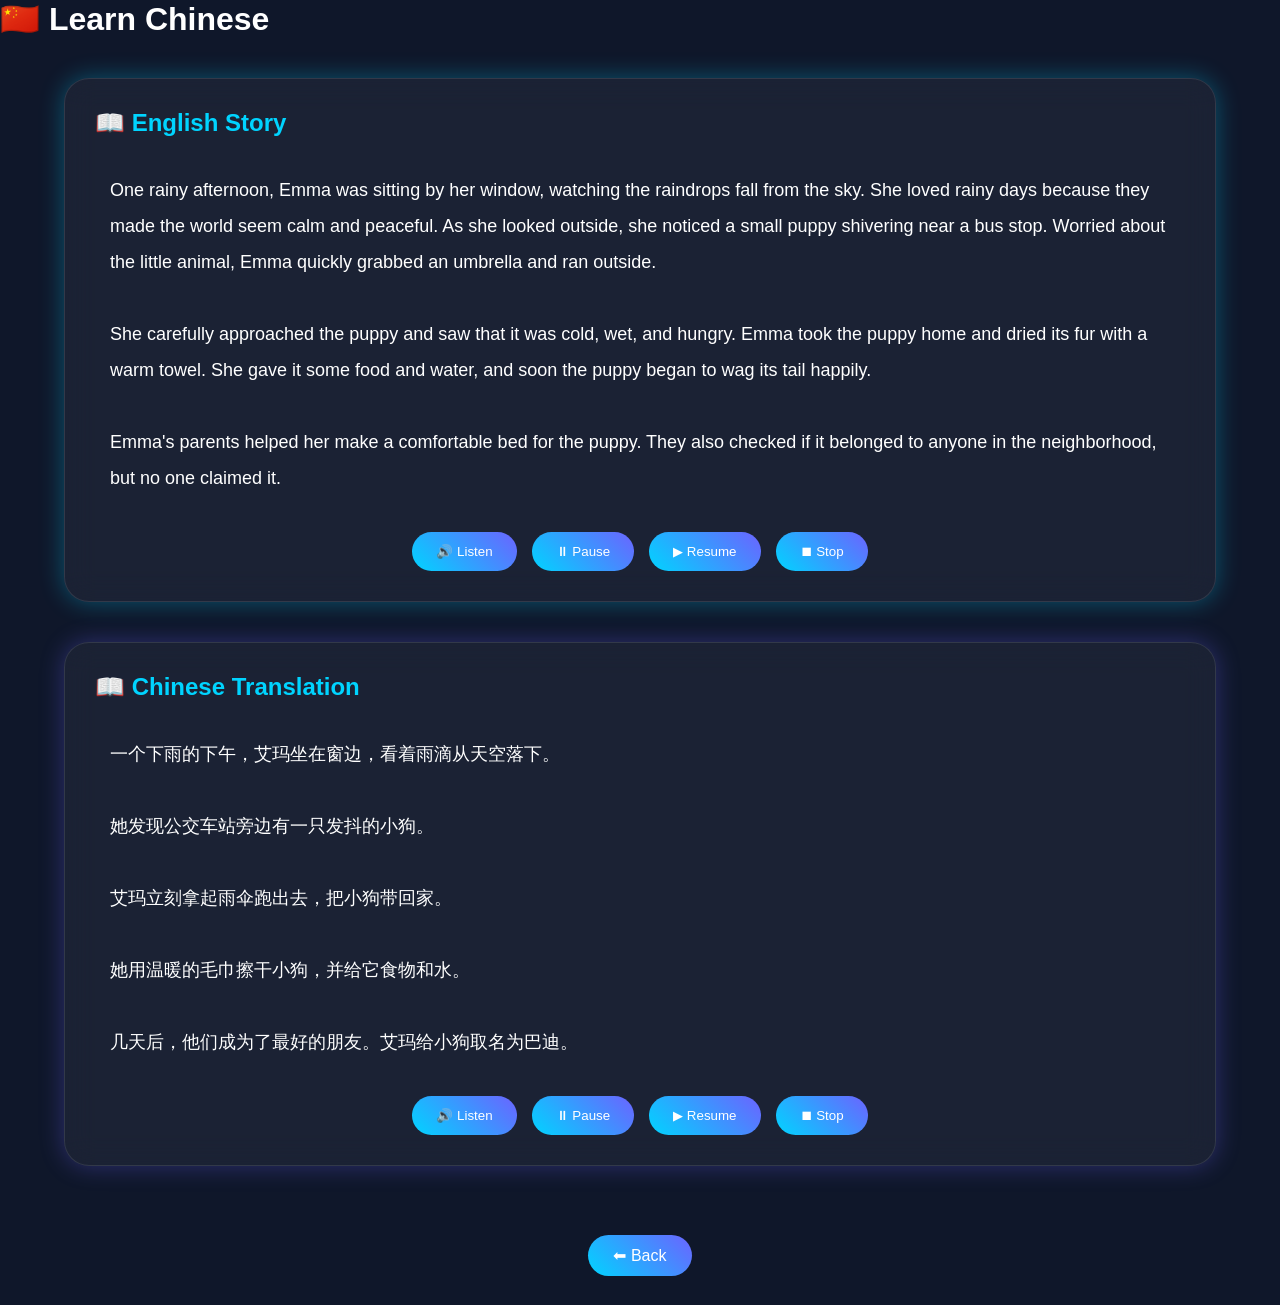
<file: chinese.html>
<!DOCTYPE html>
<html>
<head>
    <title>Learn Chinese</title>
    <link rel="stylesheet" href="style.css">
</head>

<body>

<h1>🇨🇳 Learn Chinese</h1>

<div class="story-container">

    <!-- English Story -->

    <div class="story-box english-box">

        <h2>📖 English Story</h2>

        <div class="story-text">
            <p id="englishStory"></p>
        </div>

        <div class="audio-controls">

            <button onclick="playEnglish()">
                🔊 Listen
            </button>

            <button onclick="speechSynthesis.pause()">
                ⏸ Pause
            </button>

            <button onclick="speechSynthesis.resume()">
                ▶ Resume
            </button>

            <button onclick="speechSynthesis.cancel()">
                ⏹ Stop
            </button>

        </div>

    </div>

    <!-- Chinese Story -->

    <div class="story-box translated-box">

        <h2>📖 Chinese Translation</h2>

        <div class="story-text">
            <p id="storyText"></p>
        </div>

        <div class="audio-controls">

            <button onclick="playChinese()">
                🔊 Listen
            </button>

            <button onclick="speechSynthesis.pause()">
                ⏸ Pause
            </button>

            <button onclick="speechSynthesis.resume()">
                ▶ Resume
            </button>

            <button onclick="speechSynthesis.cancel()">
                ⏹ Stop
            </button>

        </div>

    </div>

</div>

<div class="back-btn">
    <a href="index.html">⬅ Back</a>
</div>

<script src="stories.js"></script>

<script>

document.getElementById("englishStory").innerText =
stories.english.text;

document.getElementById("storyText").innerText =
stories.chinese.text;

let speech;

function playEnglish(){

    speechSynthesis.cancel();

    speech =
    new SpeechSynthesisUtterance(
        stories.english.text
    );

    speech.lang = "en-US";

    speechSynthesis.speak(speech);
}

function playChinese(){

    speechSynthesis.cancel();

    speech =
    new SpeechSynthesisUtterance(
        stories.chinese.text
    );

    speech.lang = "zh-CN";

    speech.rate = 0.9;

    speechSynthesis.speak(speech);
}

function pauseStory(){
    speechSynthesis.pause();
}

function resumeStory(){
    speechSynthesis.resume();
}

function stopStory(){
    speechSynthesis.cancel();
}

</script>

</body>
</html>
</file>
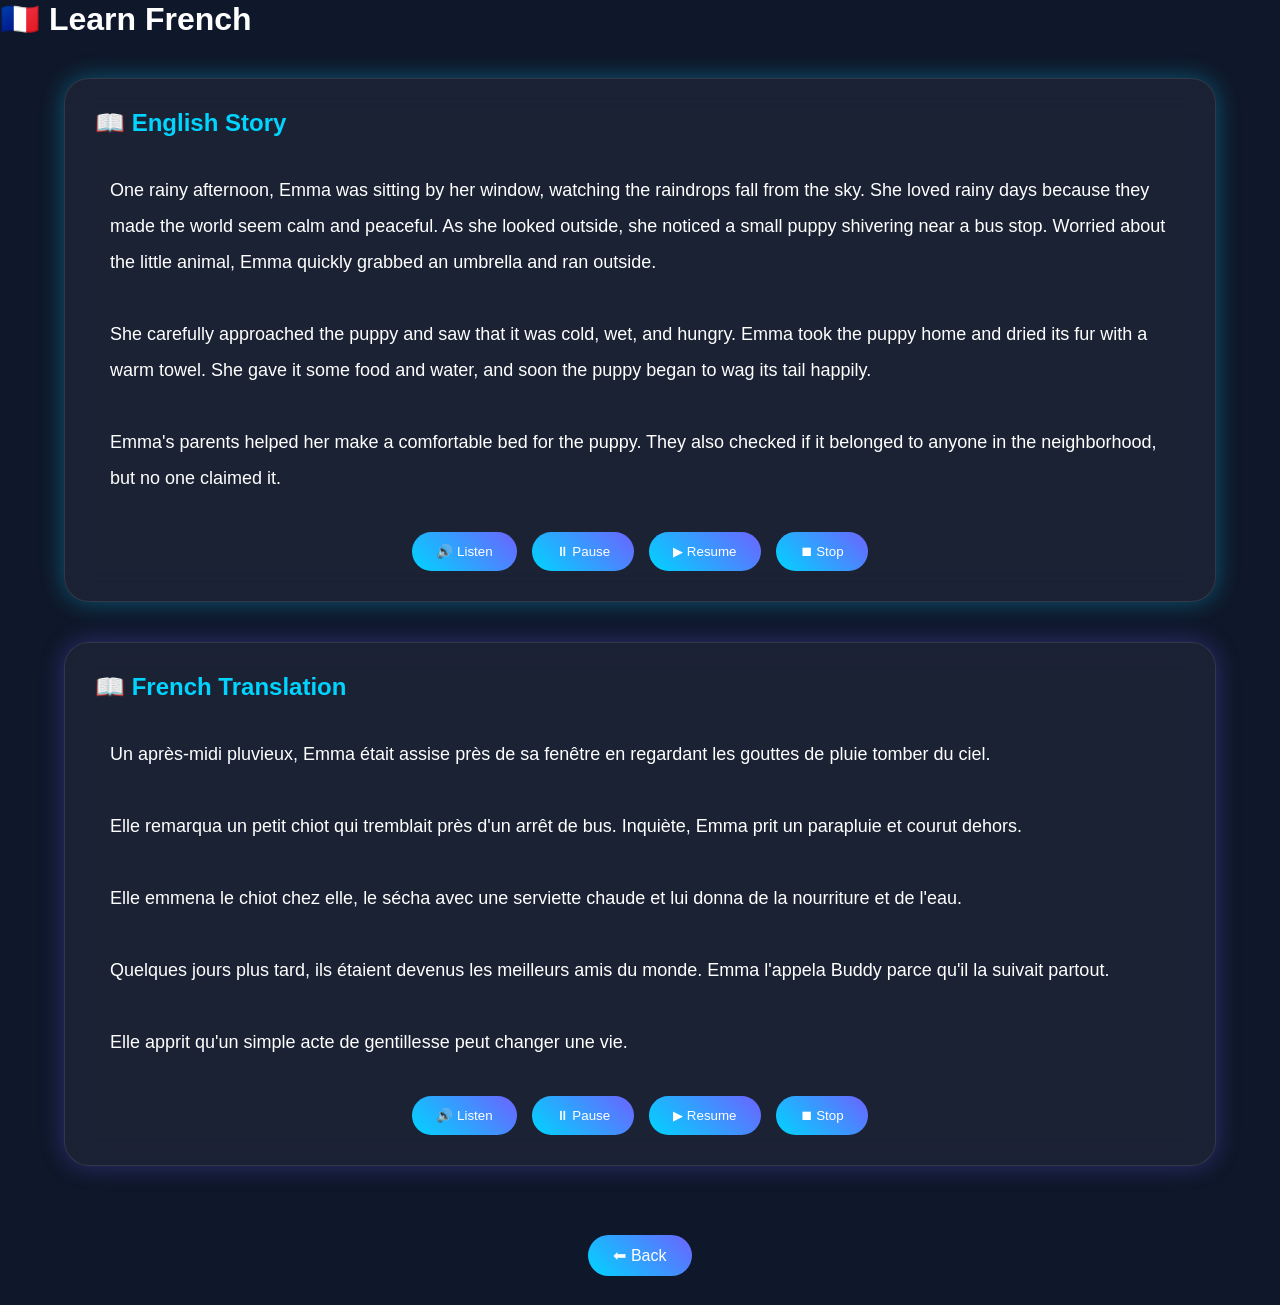
<file: french.html>
<!DOCTYPE html>
<html>
<head>
    <title>Learn French</title>
    <link rel="stylesheet" href="style.css">
</head>

<body>

<h1>🇫🇷 Learn French</h1>

<div class="story-container">

    <!-- English Story -->

    <div class="story-box english-box">

        <h2>📖 English Story</h2>

        <div class="story-text">
            <p id="englishStory"></p>
        </div>

        <div class="audio-controls">

            <button onclick="playEnglish()">
                🔊 Listen
            </button>

            <button onclick="speechSynthesis.pause()">
                ⏸ Pause
            </button>

            <button onclick="speechSynthesis.resume()">
                ▶ Resume
            </button>

            <button onclick="speechSynthesis.cancel()">
                ⏹ Stop
            </button>

        </div>

    </div>

    <!-- French Story -->

    <div class="story-box translated-box">

        <h2>📖 French Translation</h2>

        <div class="story-text">
            <p id="storyText"></p>
        </div>

        <div class="audio-controls">

            <button onclick="playFrench()">
                🔊 Listen
            </button>

            <button onclick="speechSynthesis.pause()">
                ⏸ Pause
            </button>

            <button onclick="speechSynthesis.resume()">
                ▶ Resume
            </button>

            <button onclick="speechSynthesis.cancel()">
                ⏹ Stop
            </button>

        </div>

    </div>

</div>

<div class="back-btn">
    <a href="index.html">⬅ Back</a>
</div>

<script src="stories.js"></script>

<script>

document.getElementById("englishStory").innerText =
stories.english.text;

document.getElementById("storyText").innerText =
stories.french.text;

let speech;

function playEnglish(){

    speechSynthesis.cancel();

    speech =
    new SpeechSynthesisUtterance(
        stories.english.text
    );

    speech.lang = "en-US";

    speechSynthesis.speak(speech);
}

function playFrench(){

    speechSynthesis.cancel();

    speech =
    new SpeechSynthesisUtterance(
        stories.french.text
    );

    speech.lang = "fr-FR";

    speechSynthesis.speak(speech);
}

function pauseStory(){
    speechSynthesis.pause();
}

function resumeStory(){
    speechSynthesis.resume();
}

function stopStory(){
    speechSynthesis.cancel();
}

</script>

</body>
</html>
</file>
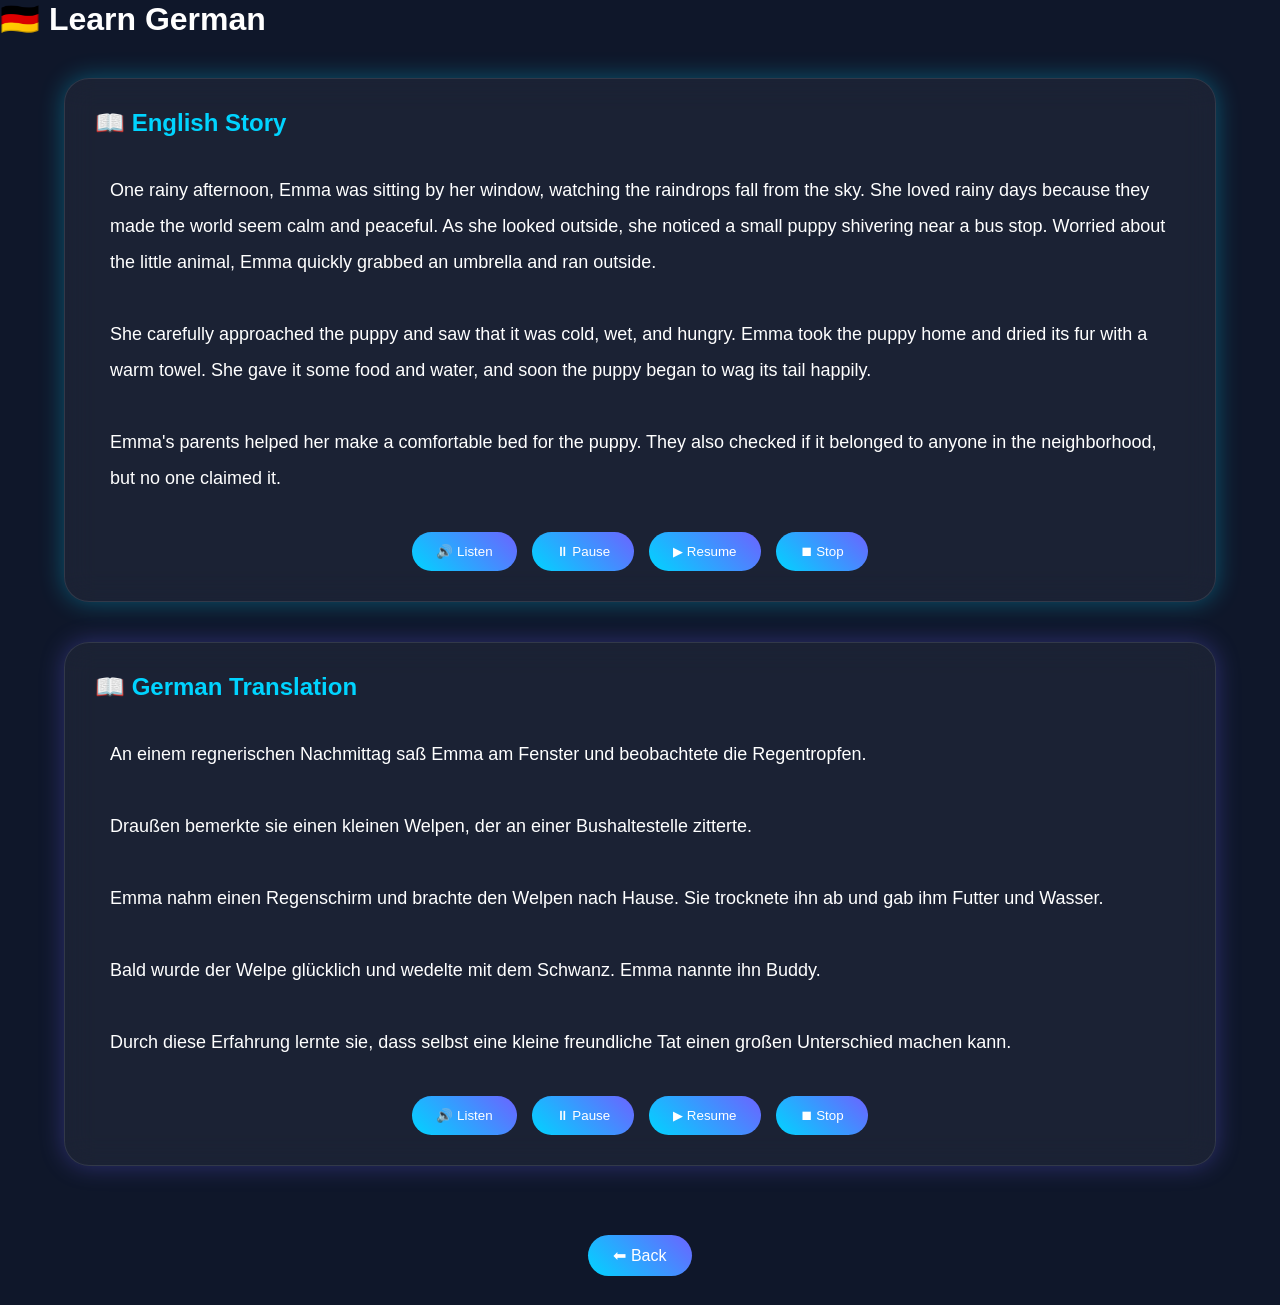
<file: german.html>
<!DOCTYPE html>
<html>
<head>
    <title>Learn German</title>
    <link rel="stylesheet" href="style.css">
</head>

<body>

<h1>🇩🇪 Learn German</h1>

<div class="story-container">

    <!-- English Story -->

    <div class="story-box english-box">

        <h2>📖 English Story</h2>

        <div class="story-text">
            <p id="englishStory"></p>
        </div>

        <div class="audio-controls">

            <button onclick="playEnglish()">
                🔊 Listen
            </button>

            <button onclick="speechSynthesis.pause()">
                ⏸ Pause
            </button>

            <button onclick="speechSynthesis.resume()">
                ▶ Resume
            </button>

            <button onclick="speechSynthesis.cancel()">
                ⏹ Stop
            </button>

        </div>

    </div>

    <!-- German Story -->

    <div class="story-box translated-box">

        <h2>📖 German Translation</h2>

        <div class="story-text">
            <p id="storyText"></p>
        </div>

        <div class="audio-controls">

            <button onclick="playGerman()">
                🔊 Listen
            </button>

            <button onclick="speechSynthesis.pause()">
                ⏸ Pause
            </button>

            <button onclick="speechSynthesis.resume()">
                ▶ Resume
            </button>

            <button onclick="speechSynthesis.cancel()">
                ⏹ Stop
            </button>

        </div>

    </div>

</div>

<div class="back-btn">
    <a href="index.html">⬅ Back</a>
</div>

<script src="stories.js"></script>

<script>

document.getElementById("englishStory").innerText =
stories.english.text;

document.getElementById("storyText").innerText =
stories.german.text;

let speech;

function playEnglish(){

    speechSynthesis.cancel();

    speech =
    new SpeechSynthesisUtterance(
        stories.english.text
    );

    speech.lang = "en-US";

    speechSynthesis.speak(speech);
}

function playGerman(){

    speechSynthesis.cancel();

    speech =
    new SpeechSynthesisUtterance(
        stories.german.text
    );

    speech.lang = "de-DE";

    speech.rate = 0.9;

    speechSynthesis.speak(speech);
}

function pauseStory(){
    speechSynthesis.pause();
}

function resumeStory(){
    speechSynthesis.resume();
}

function stopStory(){
    speechSynthesis.cancel();
}

</script>

</body>
</html>
</file>
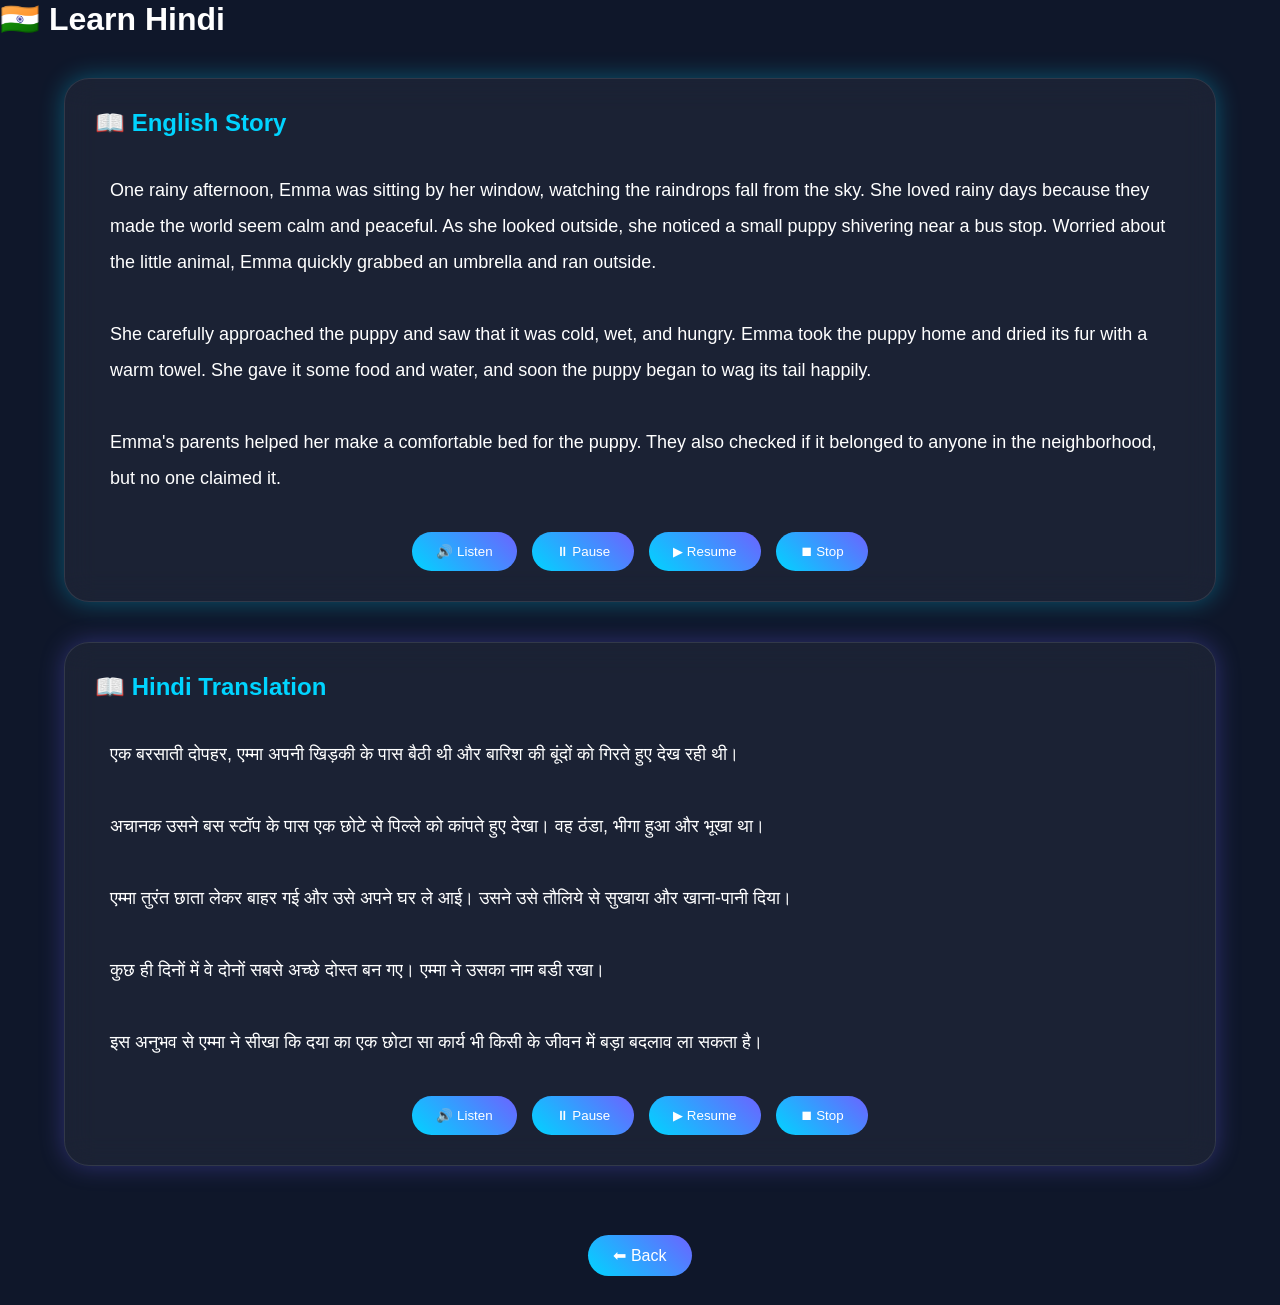
<file: hindi.html>
<!DOCTYPE html>
<html>
<head>
    <title>Learn Hindi</title>
    <link rel="stylesheet" href="style.css">
</head>

<body>

<h1>🇮🇳 Learn Hindi</h1>

<div class="story-container">

    <!-- English Story -->

    <div class="story-box english-box">

        <h2>📖 English Story</h2>

        <div class="story-text">
            <p id="englishStory"></p>
        </div>

        <div class="audio-controls">

            <button onclick="playEnglish()">
                🔊 Listen
            </button>

            <button onclick="speechSynthesis.pause()">
                ⏸ Pause
            </button>

            <button onclick="speechSynthesis.resume()">
                ▶ Resume
            </button>

            <button onclick="speechSynthesis.cancel()">
                ⏹ Stop
            </button>

        </div>

    </div>

    <!-- Hindi Story -->

    <div class="story-box translated-box">

        <h2>📖 Hindi Translation</h2>

        <div class="story-text">
            <p id="storyText"></p>
        </div>

        <div class="audio-controls">

            <button onclick="playHindi()">
                🔊 Listen
            </button>

            <button onclick="speechSynthesis.pause()">
                ⏸ Pause
            </button>

            <button onclick="speechSynthesis.resume()">
                ▶ Resume
            </button>

            <button onclick="speechSynthesis.cancel()">
                ⏹ Stop
            </button>

        </div>

    </div>

</div>

<div class="back-btn">
    <a href="index.html">⬅ Back</a>
</div>

<script src="stories.js"></script>

<script>

document.getElementById("englishStory").innerText =
stories.english.text;

document.getElementById("storyText").innerText =
stories.hindi.text;

let speech;

function playEnglish(){

    speechSynthesis.cancel();

    speech =
    new SpeechSynthesisUtterance(
        stories.english.text
    );

    speech.lang = "en-US";

    speechSynthesis.speak(speech);
}

function playHindi(){

    speechSynthesis.cancel();

    speech =
    new SpeechSynthesisUtterance(
        stories.hindi.text
    );

    speech.lang = "hi-IN";

    speech.rate = 0.9;

    speechSynthesis.speak(speech);
}

function pauseStory(){
    speechSynthesis.pause();
}

function resumeStory(){
    speechSynthesis.resume();
}

function stopStory(){
    speechSynthesis.cancel();
}

</script>

</body>
</html>
</file>
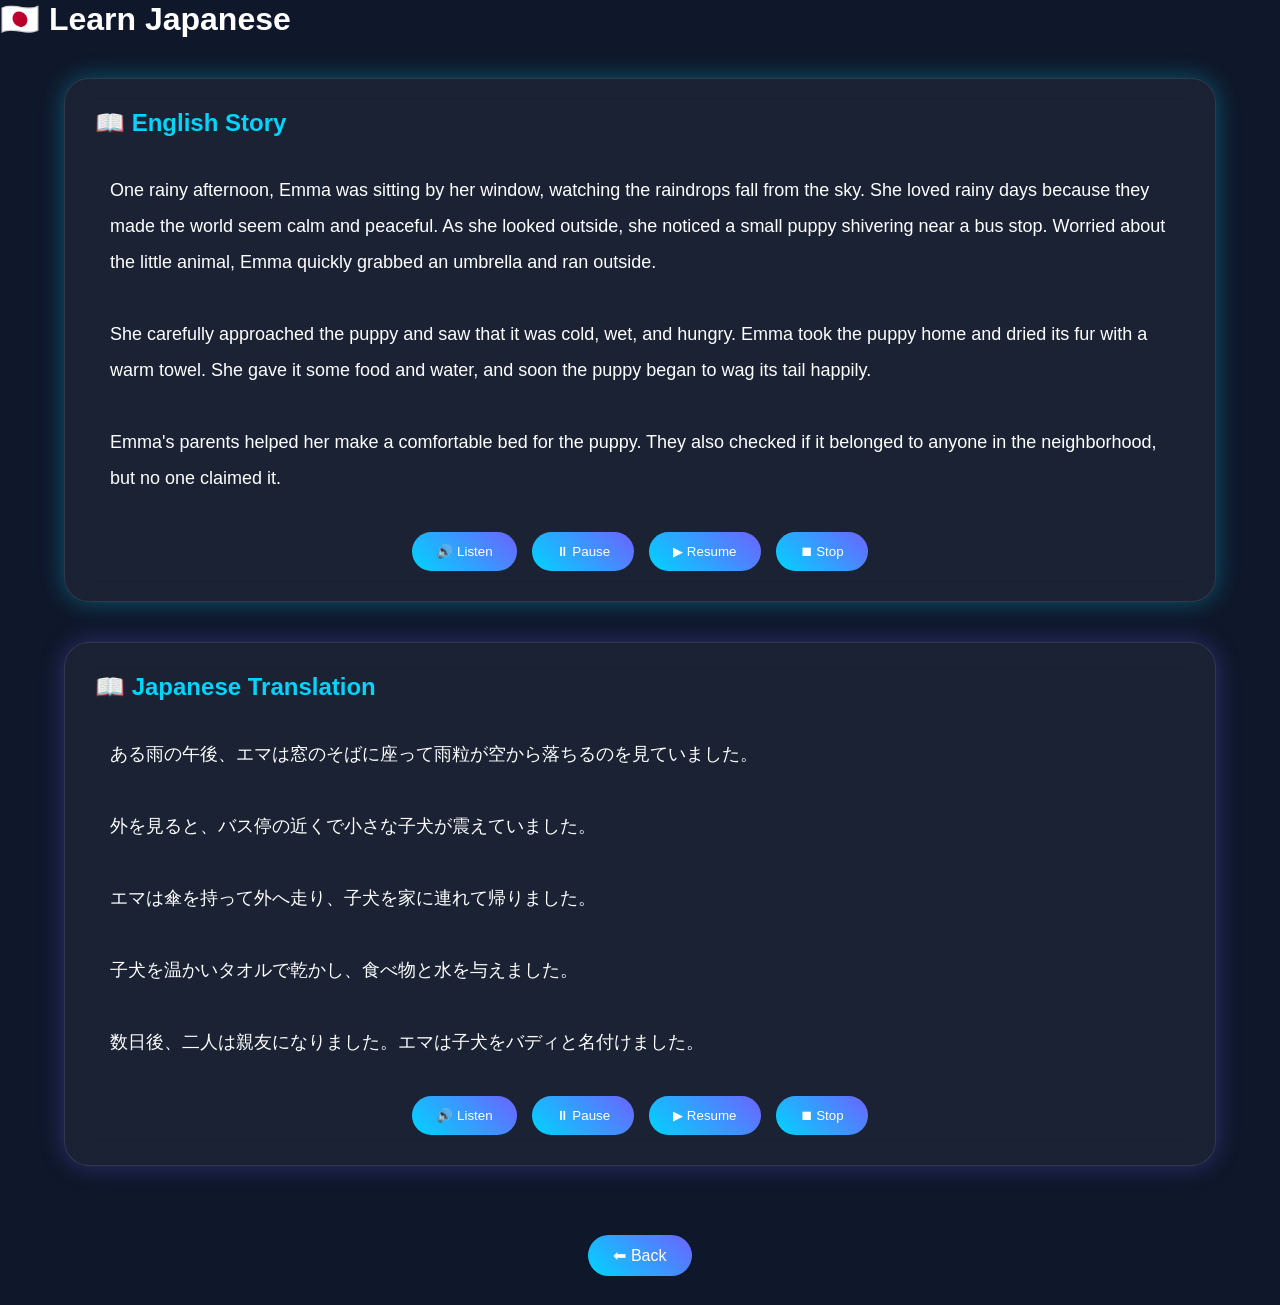
<file: japanese.html>
<!DOCTYPE html>
<html>
<head>
    <title>Learn Japanese</title>
    <link rel="stylesheet" href="style.css">
</head>

<body>

<h1>🇯🇵 Learn Japanese</h1>

<div class="story-container">

    <!-- English Story -->

    <div class="story-box english-box">

        <h2>📖 English Story</h2>

        <div class="story-text">
            <p id="englishStory"></p>
        </div>

        <div class="audio-controls">

            <button onclick="playEnglish()">
                🔊 Listen
            </button>

            <button onclick="speechSynthesis.pause()">
                ⏸ Pause
            </button>

            <button onclick="speechSynthesis.resume()">
                ▶ Resume
            </button>

            <button onclick="speechSynthesis.cancel()">
                ⏹ Stop
            </button>

        </div>

    </div>

    <!-- Japanese Story -->

    <div class="story-box translated-box">

        <h2>📖 Japanese Translation</h2>

        <div class="story-text">
            <p id="storyText"></p>
        </div>

        <div class="audio-controls">

            <button onclick="playJapanese()">
                🔊 Listen
            </button>

            <button onclick="speechSynthesis.pause()">
                ⏸ Pause
            </button>

            <button onclick="speechSynthesis.resume()">
                ▶ Resume
            </button>

            <button onclick="speechSynthesis.cancel()">
                ⏹ Stop
            </button>

        </div>

    </div>

</div>

<div class="back-btn">
    <a href="index.html">⬅ Back</a>
</div>

<script src="stories.js"></script>

<script>

document.getElementById("englishStory").innerText =
stories.english.text;

document.getElementById("storyText").innerText =
stories.japanese.text;

let speech;

function playEnglish(){

    speechSynthesis.cancel();

    speech =
    new SpeechSynthesisUtterance(
        stories.english.text
    );

    speech.lang = "en-US";

    speechSynthesis.speak(speech);
}

function playJapanese(){

    speechSynthesis.cancel();

    speech =
    new SpeechSynthesisUtterance(
        stories.japanese.text
    );

    speech.lang = "ja-JP";

    speechSynthesis.speak(speech);
}

function pauseStory(){
    speechSynthesis.pause();
}

function resumeStory(){
    speechSynthesis.resume();
}

function stopStory(){
    speechSynthesis.cancel();
}

</script>

</body>
</html>
</file>
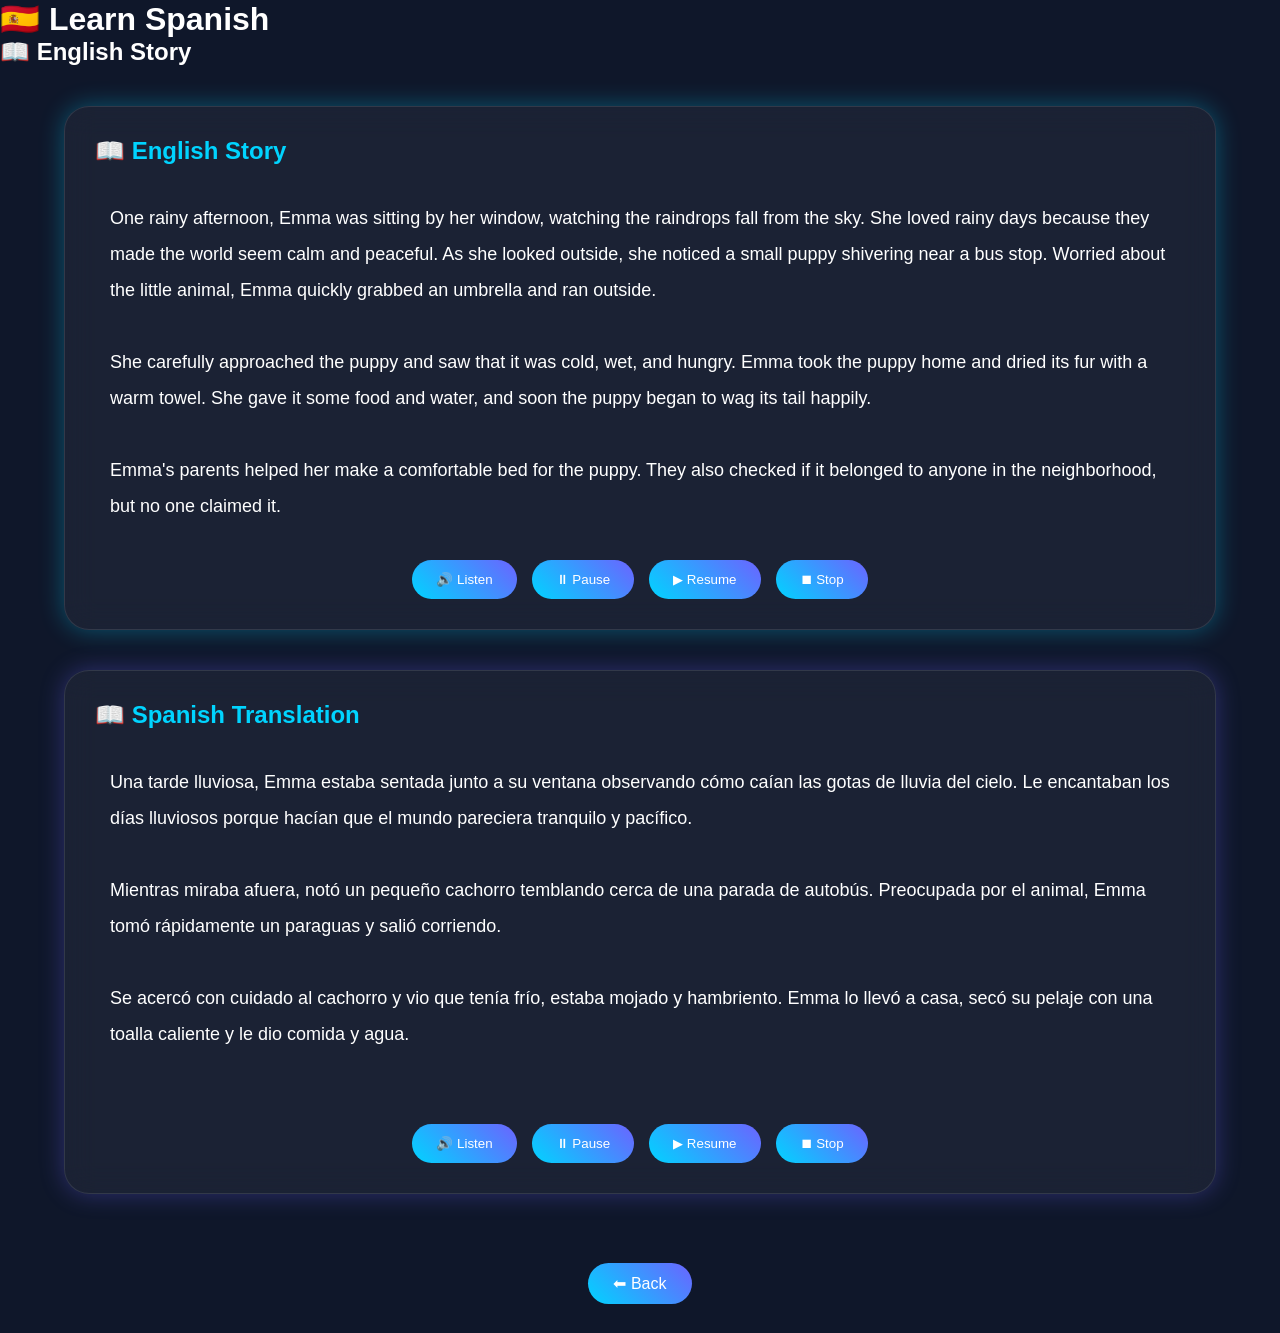
<file: spanish.html>
<!DOCTYPE html>
<html>
<head>
    <title>Learn Spanish</title>
    <link rel="stylesheet" href="style.css">
</head>

<body>

<h1>🇪🇸 Learn Spanish</h1>

<h2>📖 English Story</h2>

<div class="story-container">

    <!-- English Story -->

    <div class="story-box english-box">

        <h2>📖 English Story</h2>

        <div class="story-text">
            <p id="englishStory"></p>
        </div>

        <div class="audio-controls">

            <button onclick="playEnglish()">
                🔊 Listen
            </button>

            <button onclick="speechSynthesis.pause()">
                ⏸ Pause
            </button>

            <button onclick="speechSynthesis.resume()">
                ▶ Resume
            </button>

            <button onclick="speechSynthesis.cancel()">
                ⏹ Stop
            </button>

        </div>

    </div>

    <!-- Spanish Story -->

    <div class="story-box translated-box">

        <h2>📖 Spanish Translation</h2>

        <div class="story-text">
            <p id="storyText"></p>
        </div>

        <div class="audio-controls">

            <button onclick="playSpanish()">
                🔊 Listen
            </button>

            <button onclick="speechSynthesis.pause()">
                ⏸ Pause
            </button>

            <button onclick="speechSynthesis.resume()">
                ▶ Resume
            </button>

            <button onclick="speechSynthesis.cancel()">
                ⏹ Stop
            </button>

        </div>

    </div>

</div>

<div class="back-btn">
    <a href="index.html">⬅ Back</a>
</div>


<script src="stories.js"></script>

<script>

document.getElementById("englishStory").innerText =
stories.english.text;

document.getElementById("storyText").innerText =
stories.spanish.text;

let speech;

function playEnglish(){

    speech =
    new SpeechSynthesisUtterance(
        stories.english.text
    );

    speech.lang = "en-US";

    speechSynthesis.speak(speech);
}

function playSpanish(){

    speech =
    new SpeechSynthesisUtterance(
        stories.spanish.text
    );

    speech.lang = "es-ES";

    speechSynthesis.speak(speech);
}

function pauseStory(){
    speechSynthesis.pause();
}

function resumeStory(){
    speechSynthesis.resume();
}

function stopStory(){
    speechSynthesis.cancel();
}

</script>

</body>
</html>
</file>
<file: style.css>
/* ==========================
GLOBAL STYLES
========================== */

*{
margin:0;
padding:0;
box-sizing:border-box;
font-family:'Poppins',sans-serif;
}

html{
scroll-behavior:smooth;
}

body{
background:#0F172A;
color:#FFFFFF;
overflow-x:hidden;
}

a{
text-decoration:none;
color:white;
}

section{
padding:100px 8%;
}

/* ==========================
LOADER
========================== */

#loader{
position:fixed;
top:0;
left:0;
width:100%;
height:100%;
background:#0F172A;
display:flex;
justify-content:center;
align-items:center;
z-index:9999;
}

.loader-content{
text-align:center;
}

.loader-content h1{
font-size:3rem;
color:#00D4FF;
margin-bottom:20px;
}

.spinner{
width:60px;
height:60px;
border:5px solid rgba(255,255,255,0.2);
border-top:5px solid #00D4FF;
border-radius:50%;
animation:spin 1s linear infinite;
}

@keyframes spin{
100%{
transform:rotate(360deg);
}
}

/* ==========================
NAVBAR
========================== */

.navbar{
position:sticky;
top:0;
z-index:1000;

   
display:flex;
justify-content:space-between;
align-items:center;

padding:20px 8%;

backdrop-filter:blur(20px);

background:rgba(15,23,42,0.85);

border-bottom:1px solid rgba(255,255,255,0.05);
   

}

.logo{
font-size:2rem;
font-weight:700;
color:#00D4FF;
}

.nav-links{
display:flex;
gap:30px;
list-style:none;
}

.nav-links a{
transition:.3s;
}

.nav-links a:hover

.nav-buttons{
display:flex;
gap:15px;
}

#theme-toggle{
width:45px;
height:45px;
border:none;
border-radius:50%;
cursor:pointer;
}

.start-btn{
padding:12px 25px;
border:none;
border-radius:30px;

   
background:
linear-gradient(
    90deg,
    #00D4FF,
    #6C63FF
);

color:white;
cursor:pointer;
   

}

/* ==========================
HERO
========================== */

.hero{
min-height:90vh;

   
display:flex;
justify-content:space-between;
align-items:center;
   

}

.hero-content{
max-width:650px;
}

.hero h1{
font-size:4.5rem;
line-height:1.2;
margin-bottom:25px;

   
background:
linear-gradient(
    90deg,
    #00D4FF,
    #6C63FF
);

-webkit-background-clip:text;
-webkit-text-fill-color:transparent;
   

}

.hero p{
color:#CBD5E1;
font-size:1.1rem;
line-height:1.8;
}

.hero-buttons{
margin-top:30px;
display:flex;
gap:20px;
}

.primary-btn,
.secondary-btn{

   
padding:15px 30px;

border:none;

border-radius:35px;

cursor:pointer;

font-weight:600;
   

}

.primary-btn{
background:
linear-gradient(
90deg,
#00D4FF,
#6C63FF
);

   
color:white;
   

}

.secondary-btn{
background:transparent;
border:2px solid #00D4FF;
color:white;
}

.hero-image img{
width:420px;
animation:floatRobot 4s ease-in-out infinite;
}

@keyframes floatRobot{

   
50%{
    transform:
    translateY(-20px);
}
   

}

/* ==========================
LANGUAGE BUBBLES
========================== */

.bubble-container{
position:relative;
display:flex;
justify-content:center;
gap:20px;
flex-wrap:wrap;
margin-bottom:50px;
}

.bubble{

   
padding:12px 20px;

border-radius:30px;

background:
rgba(255,255,255,0.08);

backdrop-filter:blur(15px);

animation:
floatBubble 4s infinite;
   

}

@keyframes floatBubble{

   
50%{
    transform:
    translateY(-12px);
}
   

}

/* ==========================
PARTICLES
========================== */

.particles span{

   
position:fixed;

width:10px;

height:10px;

background:#00D4FF;

border-radius:50%;

opacity:.25;

animation:
particles 20s linear infinite;
   

}

@keyframes particles{

   
0%{
    transform:
    translateY(100vh);
}

100%{
    transform:
    translateY(-100vh);
}
   

}

/* ==========================
LANGUAGES
========================== */

.languages{
text-align:center;
}

.languages h2{
font-size:3rem;
margin-bottom:25px;
}

#languageSearch{

   
width:300px;

padding:15px;

border:none;

border-radius:30px;

margin-bottom:50px;
   

}

.language-grid{

   
display:grid;

grid-template-columns:
repeat(auto-fit,minmax(250px,1fr));

gap:25px;
   

}

.language-card{

   
background:
rgba(255,255,255,0.05);

backdrop-filter:blur(20px);

border:
1px solid rgba(255,255,255,0.08);

padding:30px;

border-radius:25px;

transition:.4s;
   

}

.language-card:hover{

   
transform:
translateY(-10px)
scale(1.03);

box-shadow:
0 0 25px rgba(0,212,255,.4);
   

}

.language-card button{

   
margin-top:15px;

padding:12px 25px;

border:none;

border-radius:25px;

background:
linear-gradient(
90deg,
#00D4FF,
#6C63FF
);

color:white;
   

}

/* ==========================
TRANSLATOR
========================== */

.translator{
text-align:center;
}

.translator h2{
margin-bottom:40px;
}

#chat-box{

   
height:350px;

overflow-y:auto;

padding:25px;

background:
rgba(255,255,255,0.05);

border-radius:20px;

margin-bottom:25px;

text-align:left;
   

}

.translator-controls{

   
display:flex;

gap:15px;

flex-wrap:wrap;

justify-content:center;
   

}

.translator-controls input,
.translator-controls select{

   
padding:15px;

border:none;

border-radius:15px;

min-width:220px;
   

}

.translator-controls button{

   
padding:15px 25px;

border:none;

border-radius:15px;

background:
linear-gradient(
90deg,
#00D4FF,
#6C63FF
);

color:white;

cursor:pointer;
   

}
/* ==========================
WORD OF THE DAY
========================== */

/* .word-day{
text-align:center;
}

.word-day h2{
font-size:3rem;
margin-bottom:40px;
}

.word-card{

   
max-width:700px;

margin:auto;

padding:40px;

border-radius:25px;

background:
rgba(255,255,255,0.05);

backdrop-filter:blur(20px);

border:
1px solid rgba(255,255,255,0.1);

transition:.4s;
   

}

.word-card:hover{
transform:translateY(-8px);
}

.word-card h3{
font-size:2rem;
color:#00D4FF;
margin-bottom:20px;
}

.word-card p{
color:#CBD5E1;
margin-bottom:20px;
}

.word-card button{

   
padding:12px 25px;

border:none;

border-radius:25px;

cursor:pointer;

color:white;

background:
linear-gradient(
90deg,
#00D4FF,
#6C63FF
);
   

} */

/* ==========================
LESSONS
========================== */

.lessons{
text-align:center;
}

.lesson-grid{

   
display:grid;

grid-template-columns:
repeat(auto-fit,minmax(250px,1fr));

gap:25px;

margin-top:50px;
   

}

.lesson-card{

   
padding:35px;

border-radius:25px;

background:
rgba(255,255,255,0.05);

border:
1px solid rgba(255,255,255,0.1);

transition:.4s;

cursor:pointer;
   

}

.lesson-card:hover{

   
transform:
translateY(-10px);

box-shadow:
0 0 25px rgba(0,212,255,.4);
   

}

/* ==========================
QUIZ SECTION
========================== */

.quiz{

   
text-align:center;
   

}

.quiz-container{

   
max-width:800px;

margin:auto;

padding:40px;

border-radius:25px;

background:
rgba(255,255,255,0.05);
   

}

.quiz-question{
font-size:1.4rem;
margin-bottom:30px;
}

.quiz-options button{

   
display:block;

width:100%;

margin:10px 0;

padding:15px;

border:none;

border-radius:15px;

cursor:pointer;

color:white;

background:#1E293B;
   

}

.quiz-options button:hover

.progress-bar{

   
width:100%;

height:12px;

border-radius:20px;

overflow:hidden;

background:#1E293B;

margin-bottom:25px;
   

}

.progress-fill{

   
width:0%;

height:100%;

background:
linear-gradient(
90deg,
#00D4FF,
#6C63FF
);
   

}

/* ==========================
DASHBOARD
========================== */

.dashboard{
text-align:center;
}

.dashboard-grid{

   
display:grid;

grid-template-columns:
repeat(auto-fit,minmax(250px,1fr));

gap:25px;

margin-top:50px;
   

}

.dashboard-card{

   
padding:35px;

border-radius:25px;

background:
rgba(255,255,255,0.05);

backdrop-filter:blur(20px);

border:
1px solid rgba(255,255,255,0.1);
   

}

.counter{

   
font-size:2.5rem;

color:#00D4FF;

font-weight:700;

margin-top:15px;
   

}

/* ==========================
ACHIEVEMENTS
========================== */

.badges{

   
display:flex;

justify-content:center;

flex-wrap:wrap;

gap:20px;

margin-top:40px;
   

}

.badge{

   
padding:15px 25px;

border-radius:25px;

background:
rgba(255,255,255,0.08);

border:
1px solid rgba(255,255,255,0.1);
   

}

/* ==========================
STATISTICS
========================== */

.stats{
text-align:center;
}

.stats-grid{

   
display:grid;

grid-template-columns:
repeat(auto-fit,minmax(220px,1fr));

gap:25px;

margin-top:50px;
   

}

.stat-card{

   
padding:40px;

border-radius:25px;

background:
rgba(255,255,255,0.05);
   

}

.stat-card h3{

   
font-size:3rem;

color:#00D4FF;
   

}

.stat-card p{
margin-top:10px;
}

/* ==========================
CTA SECTION
========================== */

.cta{

   
text-align:center;

padding:120px 8%;
   

}

.cta h2{

   
font-size:4rem;

margin-bottom:20px;
   

}

.cta p{

   
max-width:700px;

margin:auto;

color:#CBD5E1;

margin-bottom:35px;
   

}

.cta-buttons{

   
display:flex;

justify-content:center;

gap:20px;

flex-wrap:wrap;
   

}

/* ==========================
FOOTER
========================== */

footer{

   
background:#08111F;

padding:70px 8%;
   

}

.footer-grid{

   
display:grid;

grid-template-columns:
repeat(auto-fit,minmax(250px,1fr));

gap:40px;
   

}

.footer-column h3{

   
color:#00D4FF;

margin-bottom:20px;
   

}

.footer-column a{

   
display:block;

color:#CBD5E1;

margin:10px 0;
   

}

.footer-bottom{

   
text-align:center;

margin-top:50px;

color:#94A3B8;
   

}

/* ==========================
DARK / LIGHT MODE
========================== */

.light-mode{

   
background:#F8FAFC;

color:#0F172A;
   

}

.light-mode .language-card,
.light-mode .lesson-card,
.light-mode .word-card,
.light-mode .dashboard-card,
.light-mode .stat-card,
.light-mode .quiz-container{


background:white;

color:#0F172A;
   

}

.light-mode .navbar{
background:rgba(255,255,255,.9);
}

/* ==========================
RESPONSIVE
========================== */

@media(max-width:992px){

   
.hero{

    flex-direction:column;

    text-align:center;

    gap:50px;
}

.hero h1{
    font-size:3rem;
}

.hero-image img{
    width:300px;
}

.nav-links{
    display:none;
}
   

}

@media(max-width:768px){

   
section{
    padding:80px 5%;
}

.hero h1{
    font-size:2.3rem;
}

.languages h2,
.word-day h2,
.cta h2{
    font-size:2rem;
}

.translator-controls{
    flex-direction:column;
}

.translator-controls input,
.translator-controls select,
.translator-controls button{
    width:100%;
}
   

}

@media(max-width:480px){

   
.hero-buttons{
    flex-direction:column;
}

.cta-buttons{
    flex-direction:column;
}
}

#lessonContent{

    margin-top:40px;

    padding:30px;

    border-radius:20px;

    background:rgba(255,255,255,.05);

    backdrop-filter:blur(20px);
}

.lesson-item{

    display:flex;

    justify-content:space-between;

    align-items:center;

    margin:15px 0;

    padding:15px;

    border-radius:12px;

    background:rgba(255,255,255,.03);
}

.lesson-item button{

    border:none;

    background:none;

    cursor:pointer;

    font-size:20px;

    color:#00D4FF;
}

.lesson-header{

display:flex;

justify-content:center;

align-items:center;

gap:20px;

margin:30px 0;
}

#lessonLanguage{

padding:12px 20px;

border:none;

border-radius:10px;

font-size:16px;

background:#1e293b;

color:white;
}

.sentence-card{

display:flex;

justify-content:space-between;

align-items:center;

padding:20px;

margin:15px 0;

border-radius:15px;

background:rgba(255,255,255,.05);

transition:.3s;
}

.sentence-card:hover{

transform:translateY(-5px);

box-shadow:
0 0 20px rgba(0,212,255,.3);
}

.english-text{

font-size:16px;

color:#CBD5E1;
}

.translated-text{

font-size:24px;

color:white;

margin-top:8px;
}

.speak-btn{

width:50px;

height:50px;

border:none;

border-radius:50%;

background:
linear-gradient(
90deg,
#00D4FF,
#6C63FF
);

cursor:pointer;

font-size:22px;

transition:.3s;
}

.speak-btn:hover{

transform:scale(1.15);

box-shadow:
0 0 20px #00D4FF;
}

.story-page{

max-width:1000px;

margin:auto;

padding:80px 30px;

text-align:center;

color:white;
}

.story-page h1{

font-size:3rem;

margin-bottom:20px;
}

.story-page h2{

color:#00D4FF;

margin-bottom:30px;
}

.story-page p{

font-size:1.1rem;

line-height:2;

background:rgba(255,255,255,.05);

padding:30px;

border-radius:20px;
}

.story-buttons{

margin-top:30px;

display:flex;

justify-content:center;

gap:15px;

flex-wrap:wrap;
}

.story-buttons button{

padding:12px 25px;

border:none;

border-radius:30px;

cursor:pointer;

color:white;

background:
linear-gradient(
90deg,
#00D4FF,
#6C63FF
);
}

.story-container{
    width:90%;
    margin:auto;
    padding:40px 0;
}

.story-box{
    background:rgba(255,255,255,0.05);
    backdrop-filter:blur(15px);
    border-radius:25px;
    padding:30px;
    margin-bottom:40px;
    border:1px solid rgba(255,255,255,0.1);

    animation:fadeUp 1s ease;
}

.english-box{
    box-shadow:0 0 25px #00d4ff55;
}

.translated-box{
    box-shadow:0 0 25px #6c63ff55;
}

.story-box h2{
    color:#00d4ff;
    margin-bottom:20px;
}

.story-text{
    max-height:350px;
    overflow-y:auto;

    line-height:2;
    font-size:18px;

    color:white;

    padding:15px;
}

.audio-controls{
    display:flex;
    gap:15px;
    flex-wrap:wrap;
    justify-content:center;
    margin-top:25px;
}

.audio-controls button{
    border:none;
    padding:12px 24px;

    border-radius:30px;

    background:linear-gradient(
    45deg,
    #00d4ff,
    #6c63ff);

    color:white;
    cursor:pointer;

    transition:0.3s;
}

.audio-controls button:hover{
    transform:translateY(-4px);
    box-shadow:0 0 20px #00d4ff;
}

.back-btn{
    text-align:center;
    margin-bottom:40px;
}

.back-btn a{
    text-decoration:none;
    color:white;

    padding:12px 25px;

    border-radius:30px;

    background:linear-gradient(
    45deg,
    #00d4ff,
    #6c63ff);
}

@keyframes fadeUp{
    from{
        opacity:0;
        transform:translateY(50px);
    }
    to{
        opacity:1;
        transform:translateY(0);
    }
}
</file>
